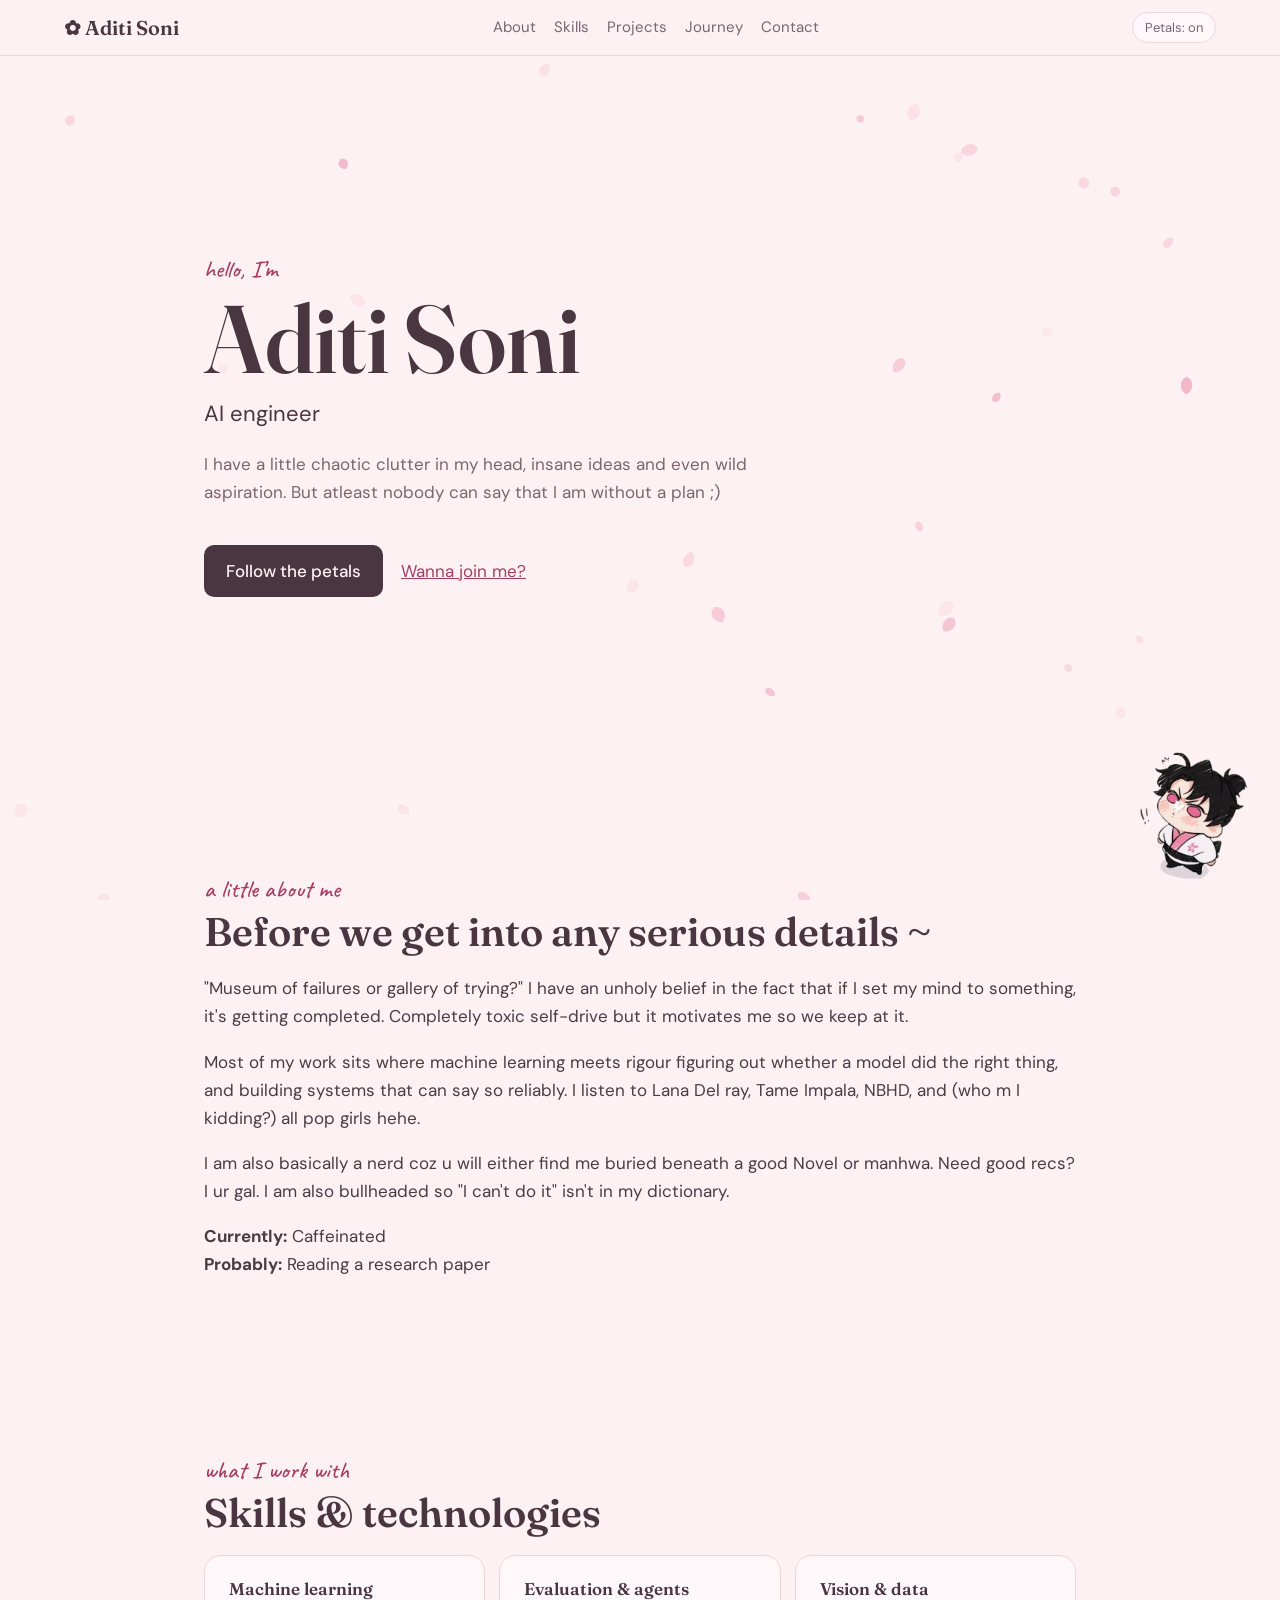
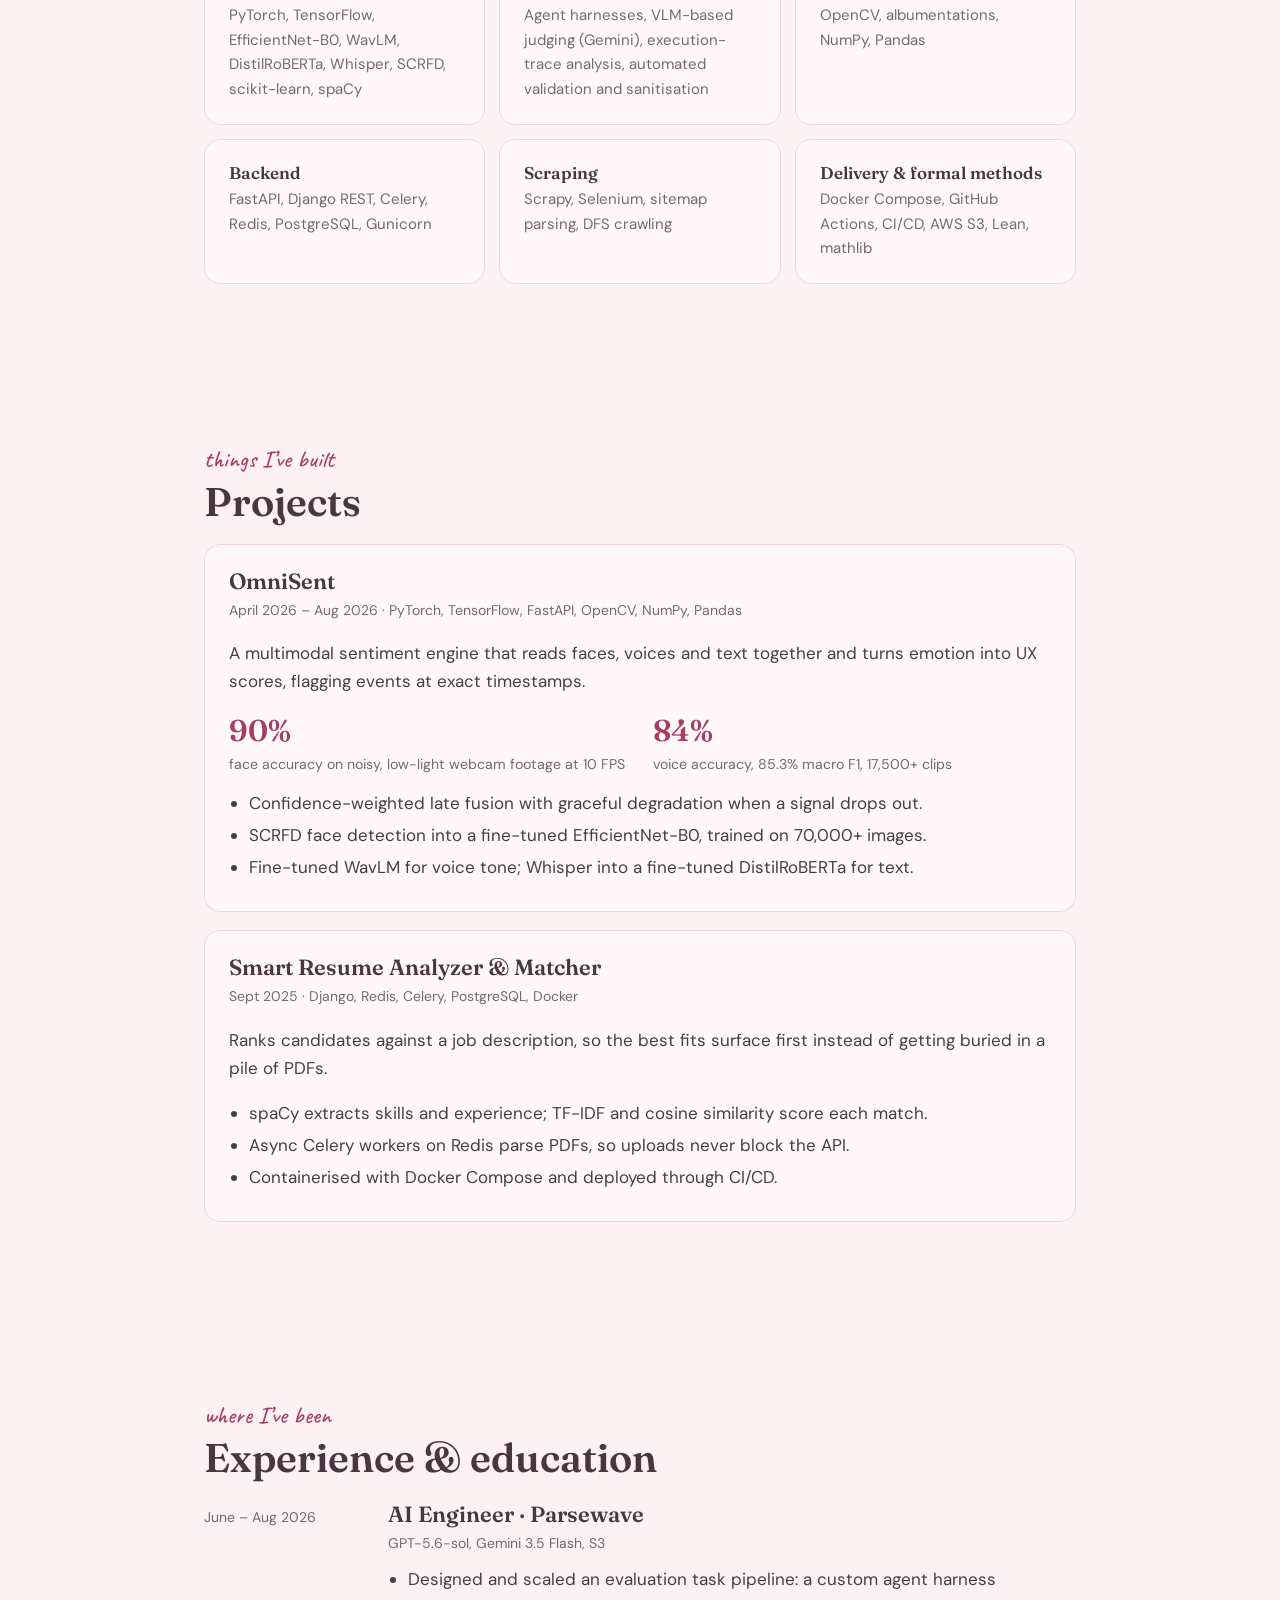
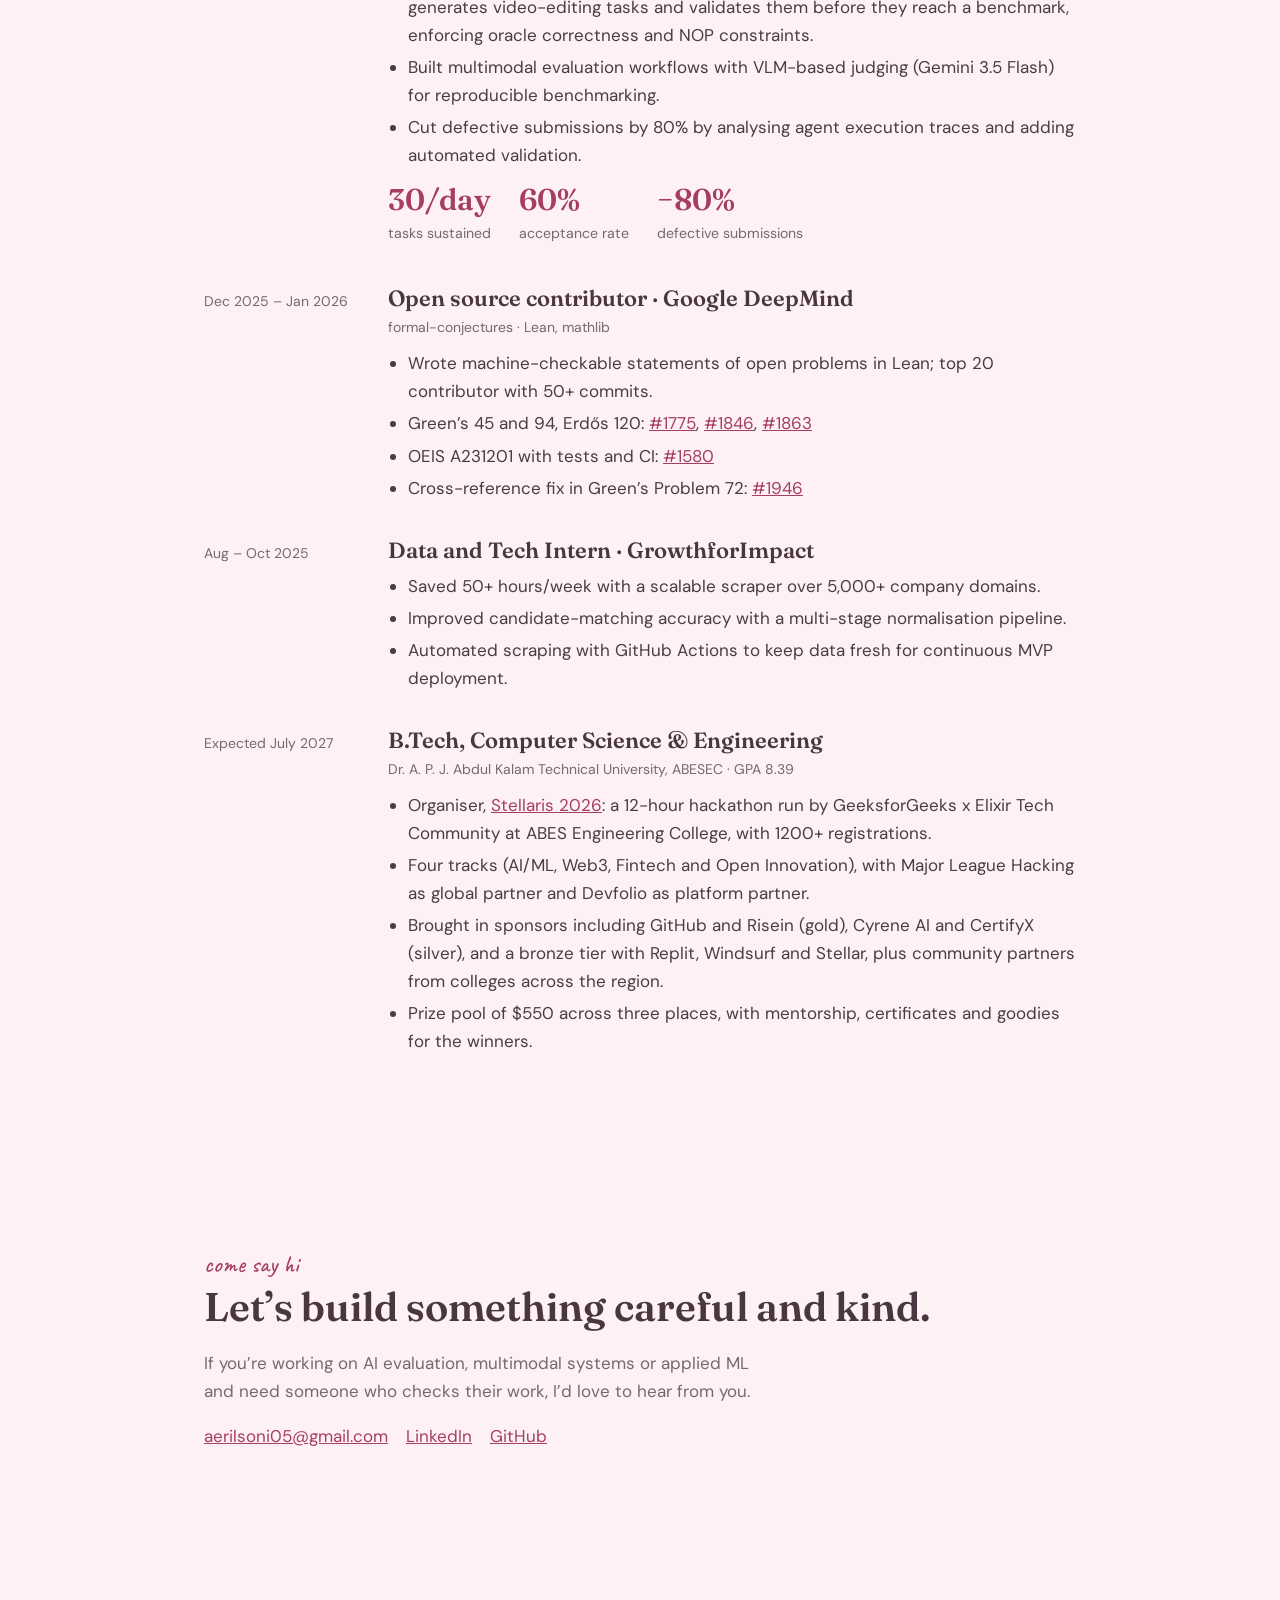
<file: index.html>
<!DOCTYPE html>
<html lang="en">
<head>
  <meta charset="utf-8">
  <meta name="viewport" content="width=device-width, initial-scale=1, viewport-fit=cover">
  <title>Aditi Soni — Portfolio</title>

  <link rel="stylesheet" href="https://fonts.googleapis.com/css2?family=Fraunces:wght@400;600&family=DM+Sans:wght@400;500&family=Caveat:wght@500&display=swap">
  <link rel="stylesheet" href="css/style.css">
</head>
<body>
  <canvas id="petals" aria-hidden="true"></canvas>

  <header>
    <a class="brand" href="#top">✿ Aditi Soni</a>
    <nav>
      <a href="#about">About</a>
      <a href="#skills">Skills</a>
      <a href="#projects">Projects</a>
      <a href="#journey">Journey</a>
      <a href="#contact">Contact</a>
    </nav>
    <button id="tog" aria-pressed="true">Petals: on</button>
  </header>

  <main id="top">

    <!-- ============ HERO ============ -->
    <section class="hero">
      <p class="script">hello, I’m</p>
      <h1>Aditi<span>Soni</span></h1>
      <p class="role">AI engineer</p>
      <p class="lede">I have a little chaotic clutter in my head, insane ideas and even wild aspiration. But atleast nobody can say that I am without a plan ;)</p>
      <div class="btns">
        <a class="btn" href="#projects">Follow the petals</a>
        <a href="#contact">Wanna join me?</a>
      </div>
    </section>

    <!-- ============ ABOUT ============ -->
    <section id="about">
      <p class="script">a little about me</p>
      <h2>Before we get into any serious details ~ </h2>
      <p>"Museum of failures or gallery of trying?" I have an unholy belief in the fact that if I set my mind to something, it's getting completed. Completely toxic self-drive but it motivates me so we keep at it.</p>
      <p>Most of my work sits where machine learning meets rigour figuring out whether a model did the right thing, and building systems that can say so reliably. I listen to Lana Del ray, Tame Impala, NBHD, and (who m I kidding?) all pop girls hehe.</p>
      <p>I am also basically a nerd coz u will either find me buried beneath a good Novel or manhwa. Need good recs? I ur gal. I am also bullheaded so "I can't do it" isn't in my dictionary.</p>
      <p><b>Currently:</b> Caffeinated<br><b>Probably:</b> Reading a research paper</p>
    </section>

    <!-- ============ SKILLS ============ -->
    <section id="skills">
      <p class="script">what I work with</p>
      <h2>Skills &amp; technologies</h2>
      <div class="skills">
        <div class="card"><h3>Machine learning</h3><p>PyTorch, TensorFlow, EfficientNet-B0, WavLM, DistilRoBERTa, Whisper, SCRFD, scikit-learn, spaCy</p></div>
        <div class="card"><h3>Evaluation &amp; agents</h3><p>Agent harnesses, VLM-based judging (Gemini), execution-trace analysis, automated validation and sanitisation</p></div>
        <div class="card"><h3>Vision &amp; data</h3><p>OpenCV, albumentations, NumPy, Pandas</p></div>
        <div class="card"><h3>Backend</h3><p>FastAPI, Django REST, Celery, Redis, PostgreSQL, Gunicorn</p></div>
        <div class="card"><h3>Scraping</h3><p>Scrapy, Selenium, sitemap parsing, DFS crawling</p></div>
        <div class="card"><h3>Delivery &amp; formal methods</h3><p>Docker Compose, GitHub Actions, CI/CD, AWS S3, Lean, mathlib</p></div>
      </div>
    </section>

    <!-- ============ PROJECTS ============ -->
    <section id="projects">
      <p class="script">things I’ve built</p>
      <h2>Projects</h2>

      <div class="card">
        <h3>OmniSent</h3>
        <p class="meta">April 2026 – Aug 2026 · PyTorch, TensorFlow, FastAPI, OpenCV, NumPy, Pandas</p>
        <p>A multimodal sentiment engine that reads faces, voices and text together and turns emotion into UX scores, flagging events at exact timestamps.</p>
        <div class="stats">
          <div><b>90%</b><small>face accuracy on noisy, low-light webcam footage at 10 FPS</small></div>
          <div><b>84%</b><small>voice accuracy, 85.3% macro F1, 17,500+ clips</small></div>
        </div>
        <ul>
          <li>Confidence-weighted late fusion with graceful degradation when a signal drops out.</li>
          <li>SCRFD face detection into a fine-tuned EfficientNet-B0, trained on 70,000+ images.</li>
          <li>Fine-tuned WavLM for voice tone; Whisper into a fine-tuned DistilRoBERTa for text.</li>
        </ul>
      </div>

      <div class="card">
        <h3>Smart Resume Analyzer &amp; Matcher</h3>
        <p class="meta">Sept 2025 · Django, Redis, Celery, PostgreSQL, Docker</p>
        <p>Ranks candidates against a job description, so the best fits surface first instead of getting buried in a pile of PDFs.</p>
        <ul>
          <li>spaCy extracts skills and experience; TF-IDF and cosine similarity score each match.</li>
          <li>Async Celery workers on Redis parse PDFs, so uploads never block the API.</li>
          <li>Containerised with Docker Compose and deployed through CI/CD.</li>
        </ul>
      </div>
    </section>

    <!-- ============ JOURNEY ============ -->
    <section id="journey">
      <p class="script">where I’ve been</p>
      <h2>Experience &amp; education</h2>

      <div class="job">
        <div class="when">June – Aug 2026</div>
        <div>
          <h3>AI Engineer · Parsewave</h3>
          <p class="meta">GPT-5.6-sol, Gemini 3.5 Flash, S3</p>
          <ul>
            <li>Designed and scaled an evaluation task pipeline: a custom agent harness generates video-editing tasks and validates them before they reach a benchmark, enforcing oracle correctness and NOP constraints.</li>
            <li>Built multimodal evaluation workflows with VLM-based judging (Gemini 3.5 Flash) for reproducible benchmarking.</li>
            <li>Cut defective submissions by 80% by analysing agent execution traces and adding automated validation.</li>
          </ul>
          <div class="stats">
            <div><b>30/day</b><small>tasks sustained</small></div>
            <div><b>60%</b><small>acceptance rate</small></div>
            <div><b>−80%</b><small>defective submissions</small></div>
          </div>
        </div>
      </div>

      <div class="job">
        <div class="when">Dec 2025 – Jan 2026</div>
        <div>
          <h3>Open source contributor · Google DeepMind</h3>
          <p class="meta">formal-conjectures · Lean, mathlib</p>
          <ul>
            <li>Wrote machine-checkable statements of open problems in Lean; top 20 contributor with 50+ commits.</li>
            <li>Green’s 45 and 94, Erdős 120: <a href="https://github.com/google-deepmind/formal-conjectures/pull/1775">#1775</a>, <a href="https://github.com/google-deepmind/formal-conjectures/pull/1846">#1846</a>, <a href="https://github.com/google-deepmind/formal-conjectures/pull/1863">#1863</a></li>
            <li>OEIS A231201 with tests and CI: <a href="https://github.com/google-deepmind/formal-conjectures/pull/1580">#1580</a></li>
            <li>Cross-reference fix in Green’s Problem 72: <a href="https://github.com/google-deepmind/formal-conjectures/pull/1946">#1946</a></li>
          </ul>
        </div>
      </div>

      <div class="job">
        <div class="when">Aug – Oct 2025</div>
        <div>
          <h3>Data and Tech Intern · GrowthforImpact</h3>
          <ul>
            <li>Saved 50+ hours/week with a scalable scraper over 5,000+ company domains.</li>
            <li>Improved candidate-matching accuracy with a multi-stage normalisation pipeline.</li>
            <li>Automated scraping with GitHub Actions to keep data fresh for continuous MVP deployment.</li>
          </ul>
        </div>
      </div>

      <div class="job">
        <div class="when">Expected July 2027</div>
        <div>
          <h3>B.Tech, Computer Science &amp; Engineering</h3>
          <p class="meta">Dr. A. P. J. Abdul Kalam Technical University, ABESEC · GPA 8.39</p>
          <ul>
            <li>Organiser, <a href="https://stellaris.elixircommunity.in/">Stellaris 2026</a>: a 12-hour hackathon run by GeeksforGeeks x Elixir Tech Community at ABES Engineering College, with 1200+ registrations.</li>
            <li>Four tracks (AI/ML, Web3, Fintech and Open Innovation), with Major League Hacking as global partner and Devfolio as platform partner.</li>
            <li>Brought in sponsors including GitHub and Risein (gold), Cyrene AI and CertifyX (silver), and a bronze tier with Replit, Windsurf and Stellar, plus community partners from colleges across the region.</li>
            <li>Prize pool of $550 across three places, with mentorship, certificates and goodies for the winners.</li>
          </ul>
        </div>
      </div>
    </section>

    <!-- ============ CONTACT ============ -->
    <section id="contact">
      <p class="script">come say hi</p>
      <h2>Let’s build something careful and kind.</h2>
      <p class="lede">If you’re working on AI evaluation, multimodal systems or applied ML and need someone who checks their work, I’d love to hear from you.</p>
      <div class="links">
        <a href="mailto:aerilsoni05@gmail.com">aerilsoni05@gmail.com</a>
        <a href="https://www.linkedin.com/in/aditisoni05">LinkedIn</a>
        <a href="https://github.com/Aditi0522">GitHub</a>
      </div>
    </section>

  </main>

  <footer></footer>

  <img id="chibi" src="assets/chibi.png" width="400" height="400" alt="" aria-hidden="true">

  <script src="js/petals.js"></script>
</body>
</html>
</file>
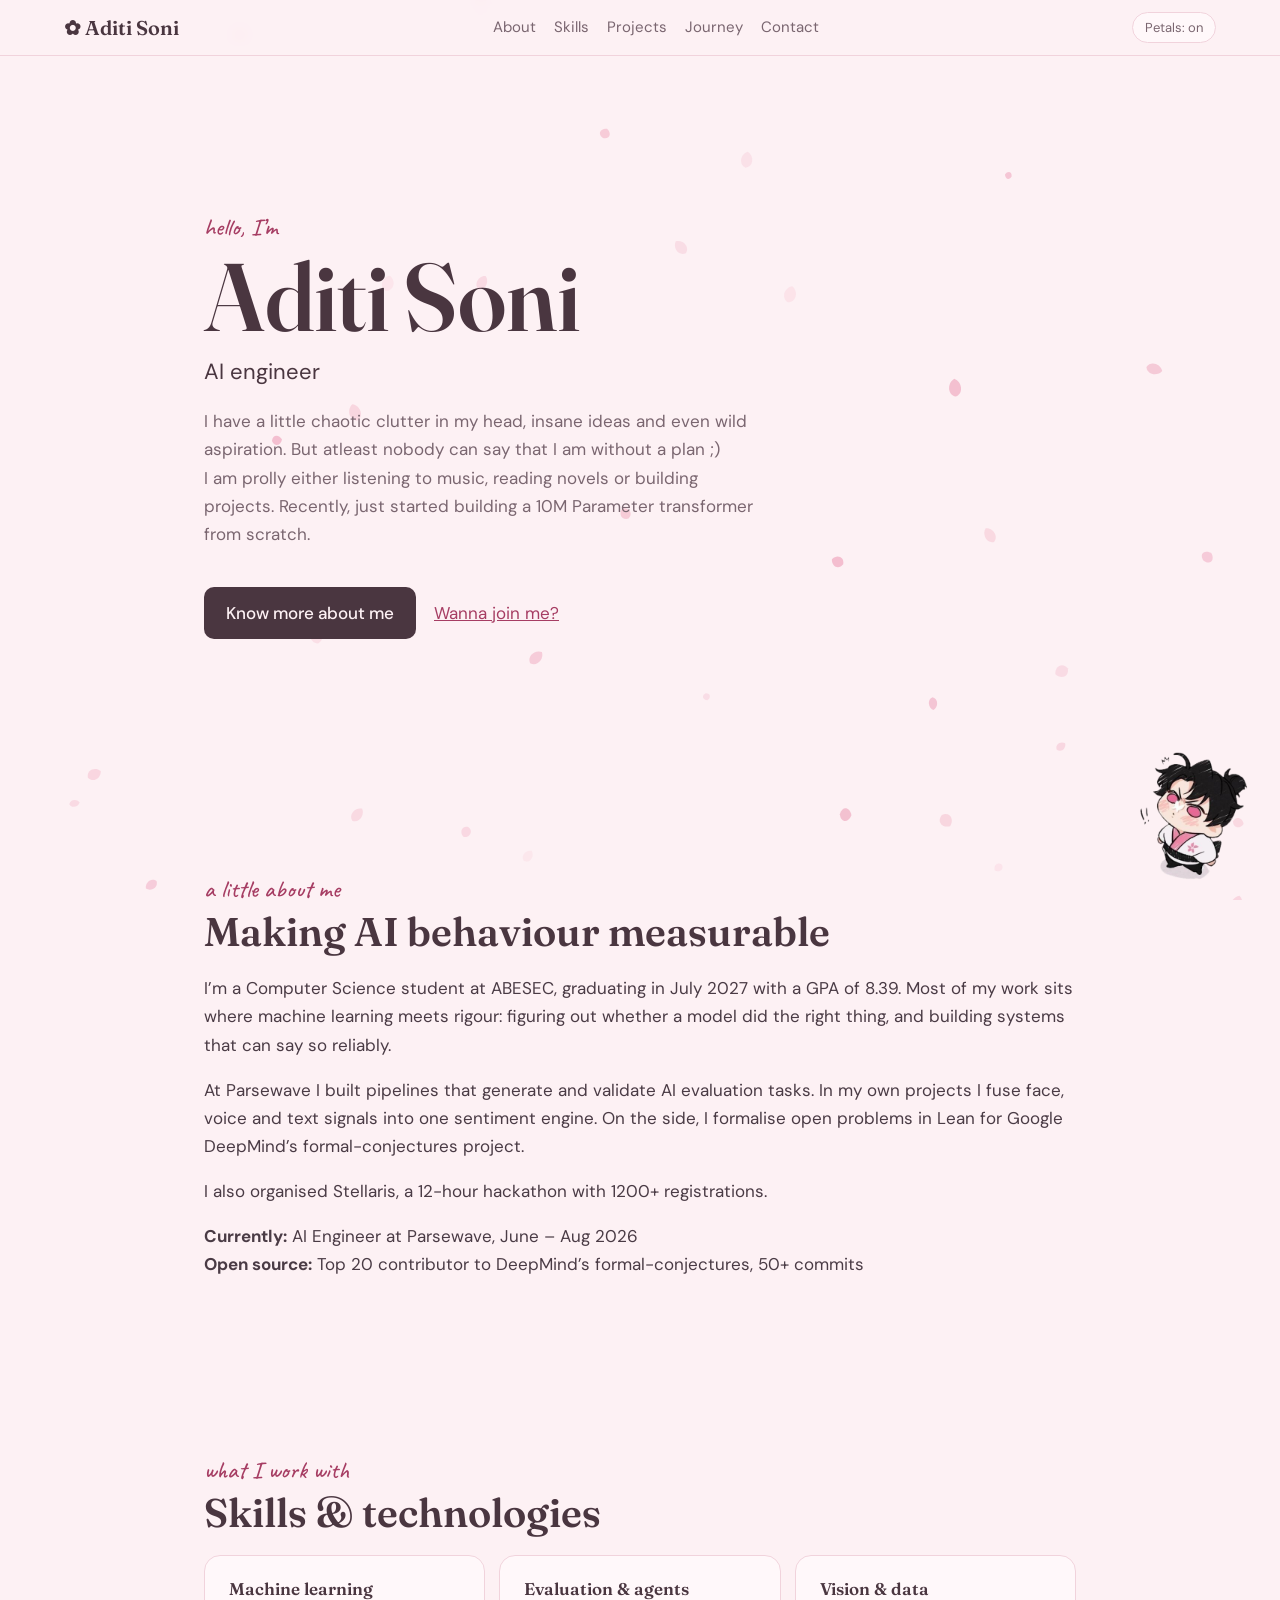
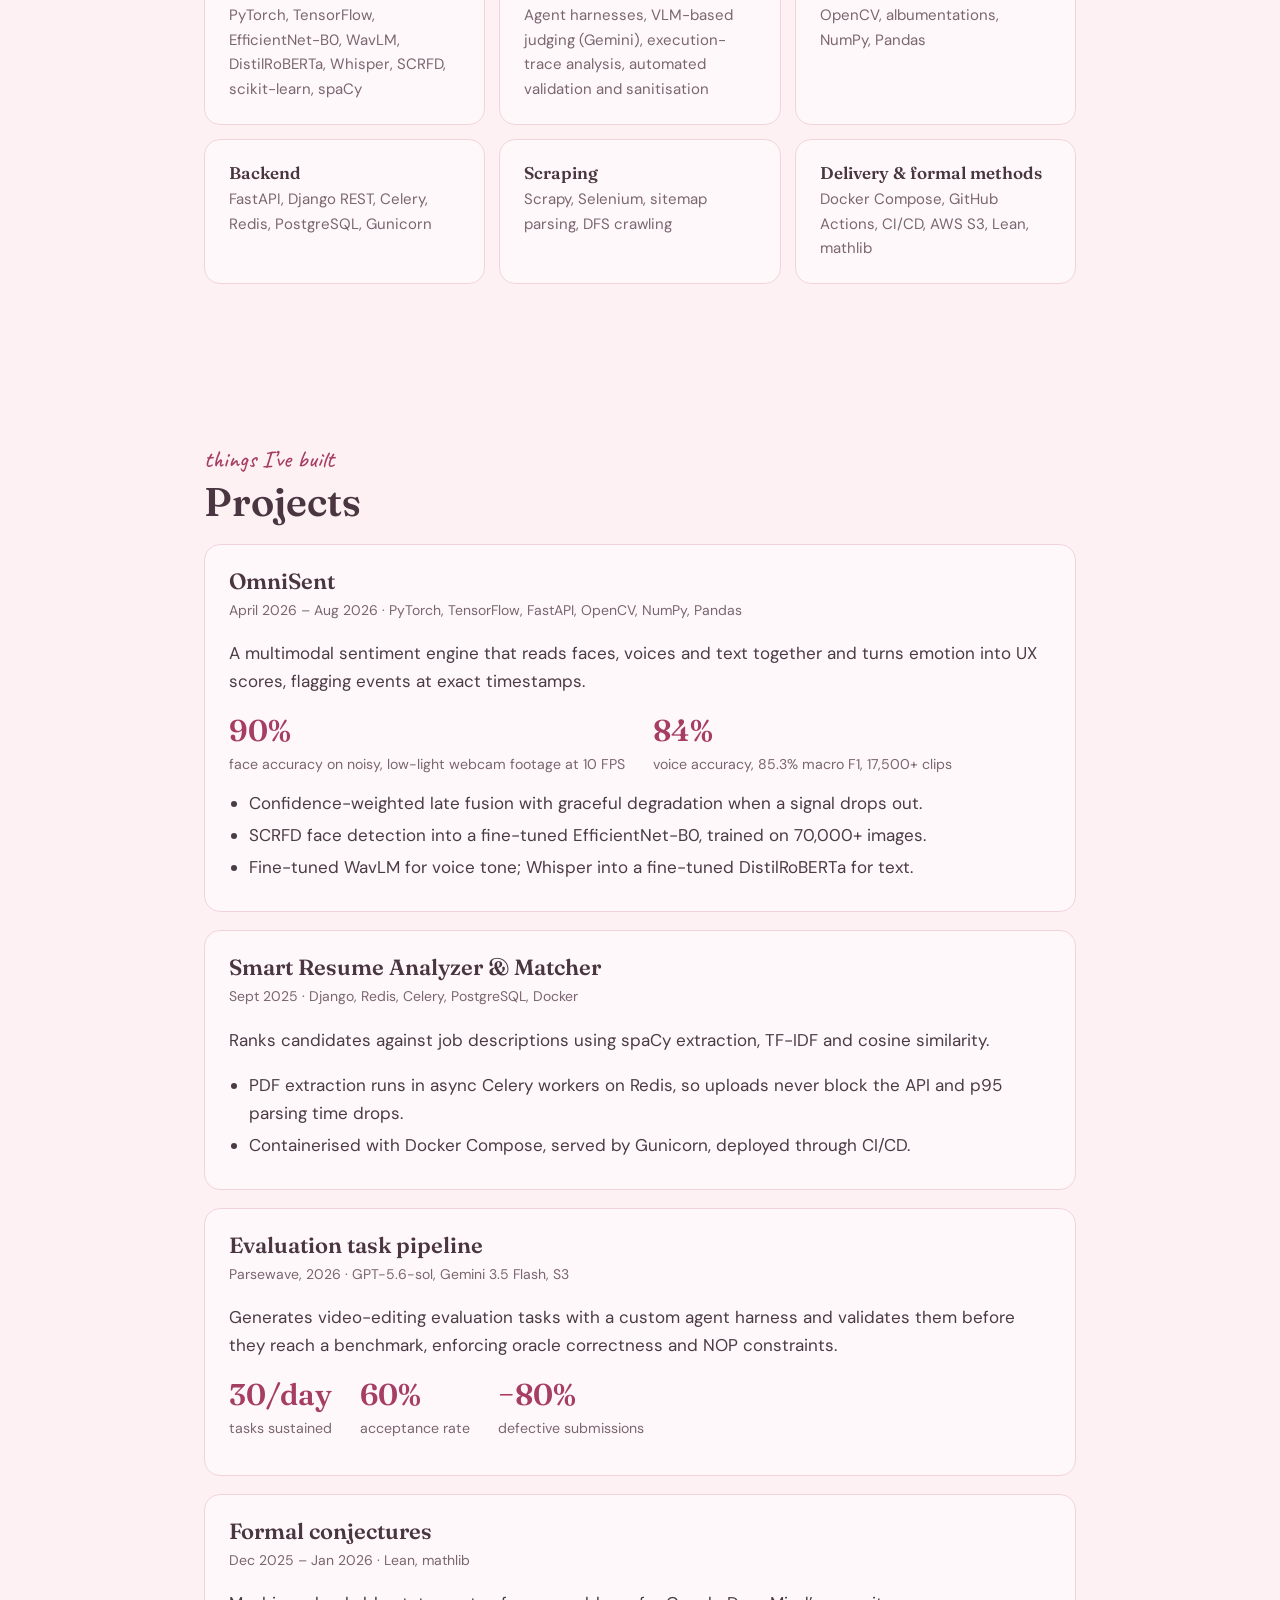
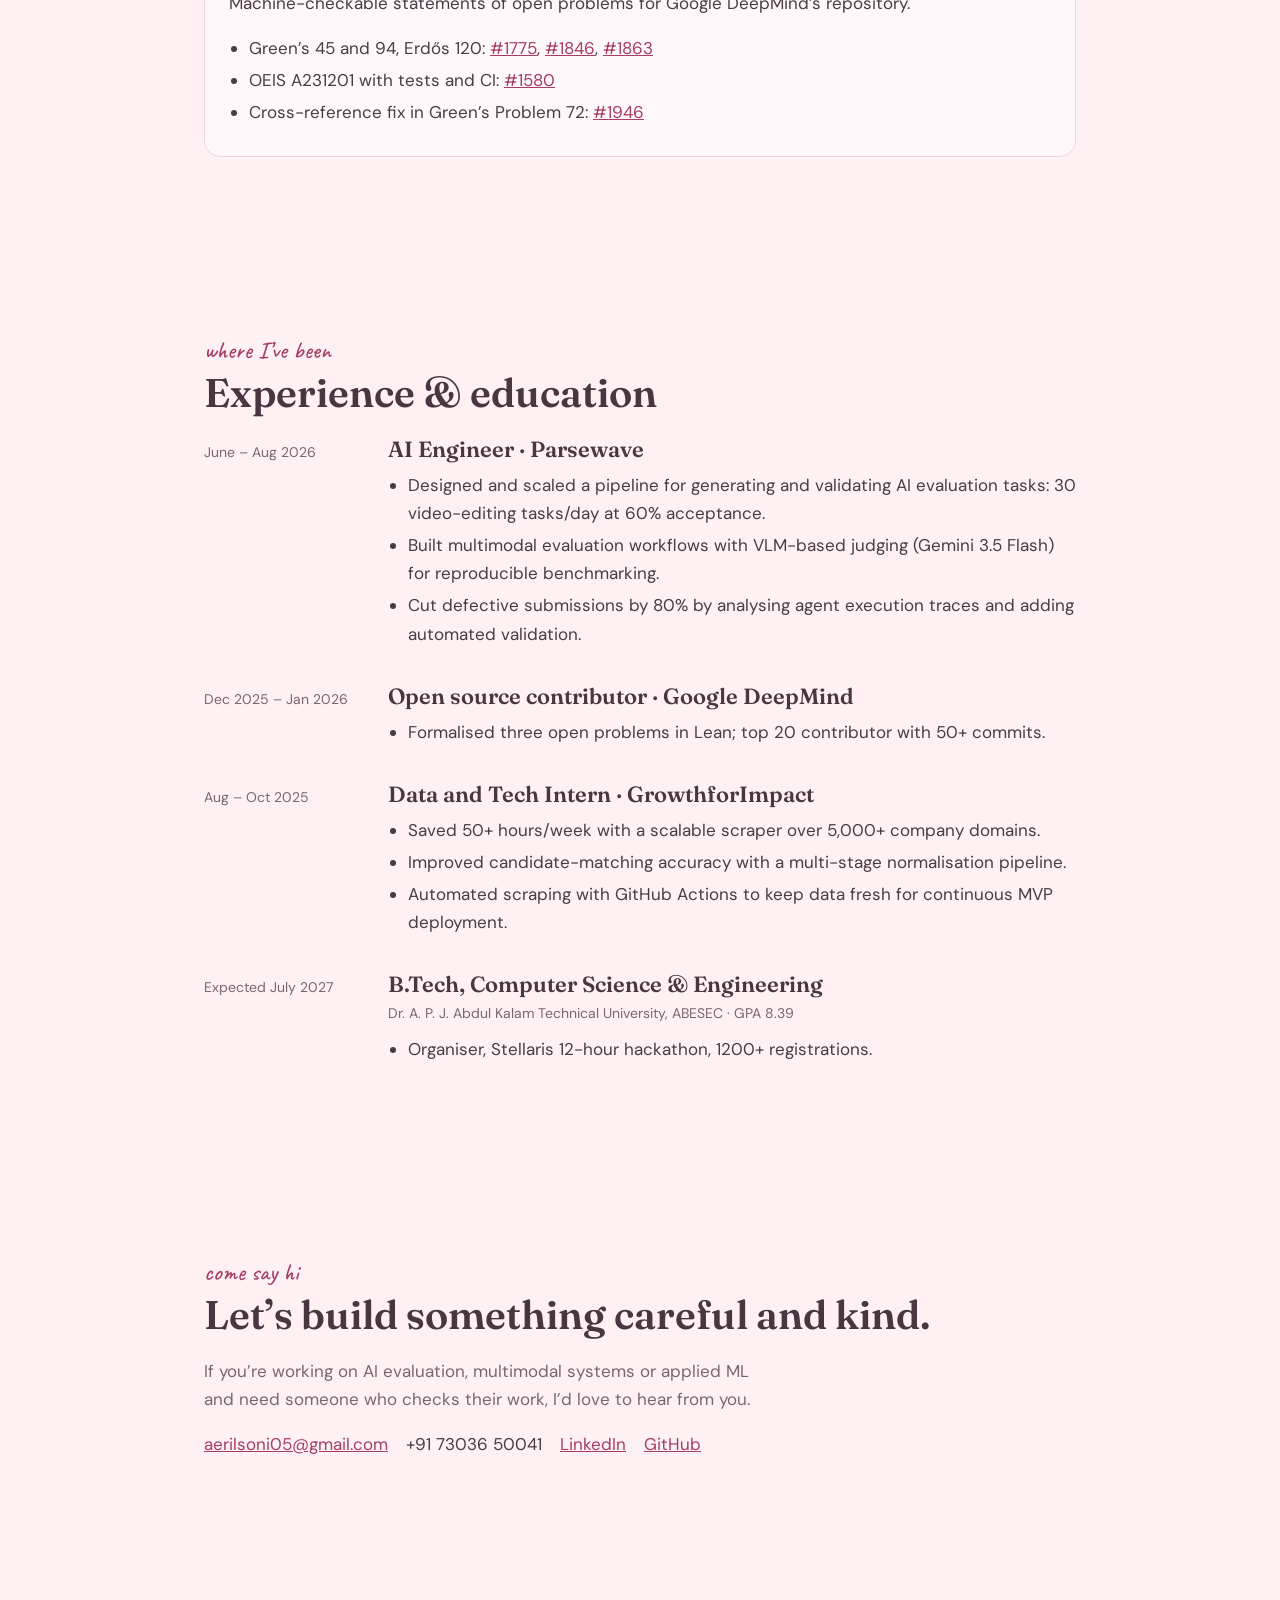
<file: home.html>
<!DOCTYPE html>
<html lang="en">
<head>
<meta charset="utf-8">
<meta name="viewport" content="width=device-width, initial-scale=1, viewport-fit=cover">
<title>Aditi Soni — Portfolio</title>
<link rel="stylesheet" href="https://fonts.googleapis.com/css2?family=Fraunces:wght@400;600&family=DM+Sans:wght@400;500&family=Caveat:wght@500&display=swap">
<style>
:root{--bg:#fdf1f4;--surface:#fff8fa;--line:#f1d3dc;--text:#4a3b45;--muted:#7a6670;--rose:#a63d63;--pink:#f4bfce;--ink:#4a3640;--focus:#8839ef;
box-sizing:border-box;padding-top:env(safe-area-inset-top,0px);padding-bottom:env(safe-area-inset-bottom,0px)}
@media(prefers-color-scheme:dark){:root:not([data-theme="light"]){--bg:#2a1f26;--surface:#35282f;--line:#4d3a44;--text:#f3e1e7;--muted:#c4a9b4;--rose:#f2a4bd;--pink:#e58fab;--ink:#f3e1e7}}
:root[data-theme="dark"]{--bg:#2a1f26;--surface:#35282f;--line:#4d3a44;--text:#f3e1e7;--muted:#c4a9b4;--rose:#f2a4bd;--pink:#e58fab;--ink:#f3e1e7}
*{box-sizing:border-box}
html{scroll-behavior:smooth;scroll-padding-top:70px}
body{margin:0;background:var(--bg);color:var(--text);font:400 17px/1.65 "DM Sans",system-ui,sans-serif}
a{color:var(--rose)}
:focus-visible{outline:2px solid var(--focus);outline-offset:3px;border-radius:4px}
#petals{position:fixed;inset:0;width:100%;height:100%;pointer-events:none;z-index:0}
header,main,footer{position:relative;z-index:1}
header{position:sticky;top:env(safe-area-inset-top,0px);display:flex;justify-content:space-between;align-items:center;gap:12px;padding:12px 5vw;background:color-mix(in srgb,var(--bg) 88%,transparent);backdrop-filter:blur(6px);border-bottom:1px solid var(--line);z-index:5}
header nav{display:flex;gap:18px;flex-wrap:wrap}
header nav a{text-decoration:none;color:var(--muted);font-size:15px}
header nav a:hover{color:var(--rose)}
.brand{font:600 20px Fraunces,Georgia,serif;color:var(--ink);text-decoration:none}
#tog{font:inherit;font-size:13px;border:1px solid var(--line);background:var(--surface);color:var(--muted);border-radius:99px;padding:4px 12px;cursor:pointer}
section{padding:80px 5vw;max-width:1000px;margin:0 auto}
.hero{min-height:82vh;display:flex;flex-direction:column;justify-content:center}
.script{font:500 24px Caveat,cursive;color:var(--rose);margin:0}
h1{font:600 clamp(48px,9vw,96px)/1 Fraunces,Georgia,serif;color:var(--ink);margin:6px 0 10px}
h1 span{display:inline-block;margin-left:.15em}
h2{font:600 clamp(28px,4vw,40px)/1.2 Fraunces,Georgia,serif;color:var(--ink);margin:4px 0 18px}
h3{font:600 22px Fraunces,Georgia,serif;margin:0 0 4px;color:var(--ink)}
.role{font-size:22px;margin:0;color:var(--ink)}
.lede{max-width:560px;color:var(--muted)}
.btns{display:flex;gap:18px;align-items:center;margin-top:22px;flex-wrap:wrap}
.btn{background:var(--ink);color:var(--bg);padding:12px 22px;border-radius:10px;text-decoration:none;font-weight:500}
.card{background:var(--surface);border:1px solid var(--line);border-radius:16px;padding:22px 24px;margin-bottom:18px}
.meta{color:var(--muted);font-size:14px;margin:0 0 10px}
.stats{display:flex;gap:28px;flex-wrap:wrap;margin:12px 0}
.stats b{display:block;font:600 30px Fraunces,Georgia,serif;color:var(--rose)}
.stats small{color:var(--muted)}
ul{padding-left:20px;margin:8px 0}
li{margin:4px 0}
.skills{display:grid;grid-template-columns:repeat(auto-fit,minmax(260px,1fr));gap:14px}
.skills .card{margin:0}
.skills h3{font-size:17px}
.skills p{margin:0;color:var(--muted);font-size:15px}
.job{display:grid;grid-template-columns:160px 1fr;gap:8px 24px;margin-bottom:26px}
.job .when{color:var(--muted);font-size:14px;padding-top:6px}
@media(max-width:640px){.job{grid-template-columns:1fr}}
.links{display:flex;gap:18px;flex-wrap:wrap;margin-top:12px}
footer{text-align:center;padding:40px 5vw 120px;color:var(--muted);font-size:14px}
#chibi{position:fixed;right:max(12px,env(safe-area-inset-right,0px));bottom:calc(10px + env(safe-area-inset-bottom,0px));width:150px;height:auto;z-index:4;pointer-events:none;animation:bob 3.4s ease-in-out infinite}
@keyframes bob{50%{transform:translateY(-6px)}}
@media(prefers-reduced-motion:reduce){#chibi{animation:none}html{scroll-behavior:auto}}
</style>
</head>
<body>
<canvas id="petals" aria-hidden="true"></canvas>

<header>
  <a class="brand" href="#top">✿ Aditi Soni</a>
  <nav><a href="#about">About</a><a href="#skills">Skills</a><a href="#projects">Projects</a><a href="#journey">Journey</a><a href="#contact">Contact</a></nav>
  <button id="tog" aria-pressed="true">Petals: on</button>
</header>

<main id="top">
<section class="hero">
  <p class="script">hello, I’m</p>
  <h1>Aditi<span>Soni</span></h1>
  <p class="role">AI engineer</p>
  <p class="lede">I have a little chaotic clutter in my head, insane ideas and even wild aspiration. But atleast nobody can say that I am without a plan ;) <br> I am prolly either listening to music, reading novels or building projects. Recently, just started building a 10M Parameter transformer from scratch.</p>
  <div class="btns"><a class="btn" href="#projects">Know more about me</a><a href="#contact">Wanna join me?</a></div>
</section>

<section id="about">
  <p class="script">a little about me</p>
  <h2>Making AI behaviour measurable</h2>
  <p>I’m a Computer Science student at ABESEC, graduating in July 2027 with a GPA of 8.39. Most of my work sits where machine learning meets rigour: figuring out whether a model did the right thing, and building systems that can say so reliably.</p>
  <p>At Parsewave I built pipelines that generate and validate AI evaluation tasks. In my own projects I fuse face, voice and text signals into one sentiment engine. On the side, I formalise open problems in Lean for Google DeepMind’s formal-conjectures project.</p>
  <p>I also organised Stellaris, a 12-hour hackathon with 1200+ registrations.</p>
  <p><b>Currently:</b> AI Engineer at Parsewave, June – Aug 2026<br><b>Open source:</b> Top 20 contributor to DeepMind’s formal-conjectures, 50+ commits</p>
</section>

<section id="skills">
  <p class="script">what I work with</p>
  <h2>Skills &amp; technologies</h2>
  <div class="skills">
    <div class="card"><h3>Machine learning</h3><p>PyTorch, TensorFlow, EfficientNet-B0, WavLM, DistilRoBERTa, Whisper, SCRFD, scikit-learn, spaCy</p></div>
    <div class="card"><h3>Evaluation &amp; agents</h3><p>Agent harnesses, VLM-based judging (Gemini), execution-trace analysis, automated validation and sanitisation</p></div>
    <div class="card"><h3>Vision &amp; data</h3><p>OpenCV, albumentations, NumPy, Pandas</p></div>
    <div class="card"><h3>Backend</h3><p>FastAPI, Django REST, Celery, Redis, PostgreSQL, Gunicorn</p></div>
    <div class="card"><h3>Scraping</h3><p>Scrapy, Selenium, sitemap parsing, DFS crawling</p></div>
    <div class="card"><h3>Delivery &amp; formal methods</h3><p>Docker Compose, GitHub Actions, CI/CD, AWS S3, Lean, mathlib</p></div>
  </div>
</section>

<section id="projects">
  <p class="script">things I’ve built</p>
  <h2>Projects</h2>
  <div class="card">
    <h3>OmniSent</h3>
    <p class="meta">April 2026 – Aug 2026 · PyTorch, TensorFlow, FastAPI, OpenCV, NumPy, Pandas</p>
    <p>A multimodal sentiment engine that reads faces, voices and text together and turns emotion into UX scores, flagging events at exact timestamps.</p>
    <div class="stats"><div><b>90%</b><small>face accuracy on noisy, low-light webcam footage at 10 FPS</small></div><div><b>84%</b><small>voice accuracy, 85.3% macro F1, 17,500+ clips</small></div></div>
    <ul><li>Confidence-weighted late fusion with graceful degradation when a signal drops out.</li><li>SCRFD face detection into a fine-tuned EfficientNet-B0, trained on 70,000+ images.</li><li>Fine-tuned WavLM for voice tone; Whisper into a fine-tuned DistilRoBERTa for text.</li></ul>
  </div>
  <div class="card">
    <h3>Smart Resume Analyzer &amp; Matcher</h3>
    <p class="meta">Sept 2025 · Django, Redis, Celery, PostgreSQL, Docker</p>
    <p>Ranks candidates against job descriptions using spaCy extraction, TF-IDF and cosine similarity.</p>
    <ul><li>PDF extraction runs in async Celery workers on Redis, so uploads never block the API and p95 parsing time drops.</li><li>Containerised with Docker Compose, served by Gunicorn, deployed through CI/CD.</li></ul>
  </div>
  <div class="card">
    <h3>Evaluation task pipeline</h3>
    <p class="meta">Parsewave, 2026 · GPT-5.6-sol, Gemini 3.5 Flash, S3</p>
    <p>Generates video-editing evaluation tasks with a custom agent harness and validates them before they reach a benchmark, enforcing oracle correctness and NOP constraints.</p>
    <div class="stats"><div><b>30/day</b><small>tasks sustained</small></div><div><b>60%</b><small>acceptance rate</small></div><div><b>−80%</b><small>defective submissions</small></div></div>
  </div>
  <div class="card">
    <h3>Formal conjectures</h3>
    <p class="meta">Dec 2025 – Jan 2026 · Lean, mathlib</p>
    <p>Machine-checkable statements of open problems for Google DeepMind’s repository.</p>
    <ul>
      <li>Green’s 45 and 94, Erdős 120: <a href="https://github.com/google-deepmind/formal-conjectures/pull/1775">#1775</a>, <a href="https://github.com/google-deepmind/formal-conjectures/pull/1846">#1846</a>, <a href="https://github.com/google-deepmind/formal-conjectures/pull/1863">#1863</a></li>
      <li>OEIS A231201 with tests and CI: <a href="https://github.com/google-deepmind/formal-conjectures/pull/1580">#1580</a></li>
      <li>Cross-reference fix in Green’s Problem 72: <a href="https://github.com/google-deepmind/formal-conjectures/pull/1946">#1946</a></li>
    </ul>
  </div>
</section>

<section id="journey">
  <p class="script">where I’ve been</p>
  <h2>Experience &amp; education</h2>
  <div class="job"><div class="when">June – Aug 2026</div><div><h3>AI Engineer · Parsewave</h3><ul><li>Designed and scaled a pipeline for generating and validating AI evaluation tasks: 30 video-editing tasks/day at 60% acceptance.</li><li>Built multimodal evaluation workflows with VLM-based judging (Gemini 3.5 Flash) for reproducible benchmarking.</li><li>Cut defective submissions by 80% by analysing agent execution traces and adding automated validation.</li></ul></div></div>
  <div class="job"><div class="when">Dec 2025 – Jan 2026</div><div><h3>Open source contributor · Google DeepMind</h3><ul><li>Formalised three open problems in Lean; top 20 contributor with 50+ commits.</li></ul></div></div>
  <div class="job"><div class="when">Aug – Oct 2025</div><div><h3>Data and Tech Intern · GrowthforImpact</h3><ul><li>Saved 50+ hours/week with a scalable scraper over 5,000+ company domains.</li><li>Improved candidate-matching accuracy with a multi-stage normalisation pipeline.</li><li>Automated scraping with GitHub Actions to keep data fresh for continuous MVP deployment.</li></ul></div></div>
  <div class="job"><div class="when">Expected July 2027</div><div><h3>B.Tech, Computer Science &amp; Engineering</h3><p class="meta">Dr. A. P. J. Abdul Kalam Technical University, ABESEC · GPA 8.39</p><ul><li>Organiser, Stellaris 12-hour hackathon, 1200+ registrations.</li></ul></div></div>
</section>

<section id="contact">
  <p class="script">come say hi</p>
  <h2>Let’s build something careful and kind.</h2>
  <p class="lede">If you’re working on AI evaluation, multimodal systems or applied ML and need someone who checks their work, I’d love to hear from you.</p>
  <div class="links"><a href="mailto:aerilsoni05@gmail.com">aerilsoni05@gmail.com</a><span>+91 73036 50041</span><a href="https://www.linkedin.com/in/aditisoni05">LinkedIn</a><a href="https://github.com/Aditi0522">GitHub</a></div>
</section>
</main>

<footer></footer>

<img id="chibi" src="[data-uri]" width="400" height="400" alt="" aria-hidden="true">

<script>
(function(){
  var c=document.getElementById('petals'),x=c.getContext('2d'),W,H,on=true,raf;
  var reduce=window.matchMedia('(prefers-reduced-motion: reduce)').matches;
  function size(){var d=window.devicePixelRatio||1;W=innerWidth;H=innerHeight;c.width=W*d;c.height=H*d;x.setTransform(d,0,0,d,0,0)}
  addEventListener('resize',size);size();
  var cols=['#f4bfce','#f7cfdb','#efa9bf','#fbdde5'];
  function P(init){this.reset(init)}
  P.prototype.reset=function(init){
    this.x=Math.random()*W;this.y=init?Math.random()*H:-20;
    this.s=5+Math.random()*5;this.vy=.35+Math.random()*.5;
    this.ph=Math.random()*6.28;this.sw=.6+Math.random()*.9;
    this.rot=Math.random()*6.28;this.vr=(Math.random()-.5)*.02;
    this.a=.45+Math.random()*.4;this.col=cols[Math.floor(Math.random()*cols.length)];
  };
  P.prototype.step=function(t){
    this.y+=this.vy;this.x+=Math.sin(t/1400+this.ph)*this.sw*.5;this.rot+=this.vr;
    if(this.y>H+20||this.x>W+30||this.x<-30)this.reset(false);
  };
  P.prototype.draw=function(t){
    var flip=Math.abs(Math.sin(t/900+this.ph));
    x.save();x.translate(this.x,this.y);x.rotate(this.rot);x.scale(1,.55+.45*flip);
    x.globalAlpha=this.a;x.fillStyle=this.col;
    var s=this.s;x.beginPath();
    x.moveTo(0,-s);x.bezierCurveTo(s*.9,-s*.7,s*.8,s*.6,0,s);
    x.bezierCurveTo(-s*.8,s*.6,-s*.9,-s*.7,0,-s);x.fill();
    x.restore();
  };
  var n=Math.min(36,Math.round(W/36)),ps=[];
  for(var i=0;i<n;i++)ps.push(new P(true));
  function loop(t){
    x.clearRect(0,0,W,H);
    for(var i=0;i<ps.length;i++){ps[i].step(t);ps[i].draw(t)}
    raf=requestAnimationFrame(loop);
  }
  var b=document.getElementById('tog');
  function set(v){
    on=v;b.textContent='Petals: '+(v?'on':'off');b.setAttribute('aria-pressed',v);
    cancelAnimationFrame(raf);
    if(v)raf=requestAnimationFrame(loop);else x.clearRect(0,0,W,H);
  }
  b.addEventListener('click',function(){set(!on)});
  set(!reduce);
})();
</script>
</body>
</html>
</file>
<file: css/style.css>
/* ==========================================================
   Aditi Soni — Portfolio
   ========================================================== */

/* ---------- Theme tokens ---------- */
:root {
  --bg: #fdf1f4;
  --surface: #fff8fa;
  --line: #f1d3dc;
  --text: #4a3b45;
  --muted: #7a6670;
  --rose: #a63d63;
  --pink: #f4bfce;
  --ink: #4a3640;
  --focus: #8839ef;

  box-sizing: border-box;
  padding-top: env(safe-area-inset-top, 0px);
  padding-bottom: env(safe-area-inset-bottom, 0px);
  -webkit-text-size-adjust: 100%;
  text-size-adjust: 100%;
}

@media (prefers-color-scheme: dark) {
  :root:not([data-theme="light"]) {
    --bg: #2a1f26;
    --surface: #35282f;
    --line: #4d3a44;
    --text: #f3e1e7;
    --muted: #c4a9b4;
    --rose: #f2a4bd;
    --pink: #e58fab;
    --ink: #f3e1e7;
  }
}

:root[data-theme="dark"] {
  --bg: #2a1f26;
  --surface: #35282f;
  --line: #4d3a44;
  --text: #f3e1e7;
  --muted: #c4a9b4;
  --rose: #f2a4bd;
  --pink: #e58fab;
  --ink: #f3e1e7;
}

/* ---------- Base ---------- */
* { box-sizing: border-box; }

html {
  scroll-behavior: smooth;
  scroll-padding-top: 70px;
  -webkit-tap-highlight-color: transparent;
}

body {
  margin: 0;
  background: var(--bg);
  color: var(--text);
  font: 400 17px/1.65 "DM Sans", system-ui, sans-serif;
  overflow-x: hidden;
  overflow-wrap: break-word;
}

a { color: var(--rose); }

:focus-visible {
  outline: 2px solid var(--focus);
  outline-offset: 3px;
  border-radius: 4px;
}

/* ---------- Typography ---------- */
.script {
  font: 500 24px Caveat, cursive;
  color: var(--rose);
  margin: 0;
}

h1 {
  font: 600 clamp(48px, 9vw, 96px)/1 Fraunces, Georgia, serif;
  color: var(--ink);
  margin: 6px 0 10px;
}
h1 span {
  display: inline-block;
  margin-left: .15em;
}

h2 {
  font: 600 clamp(28px, 4vw, 40px)/1.2 Fraunces, Georgia, serif;
  color: var(--ink);
  margin: 4px 0 18px;
}

h3 {
  font: 600 22px Fraunces, Georgia, serif;
  margin: 0 0 4px;
  color: var(--ink);
}

ul { padding-left: 20px; margin: 8px 0; }
li { margin: 4px 0; }

/* ---------- Background petals canvas ---------- */
#petals {
  position: fixed;
  inset: 0;
  width: 100%;
  height: 100%;
  pointer-events: none;
  z-index: 0;
}

header, main, footer {
  position: relative;
  z-index: 1;
}

/* ---------- Header / nav ---------- */
header {
  position: sticky;
  top: env(safe-area-inset-top, 0px);
  display: flex;
  justify-content: space-between;
  align-items: center;
  gap: 12px;
  padding: 12px 5vw;
  background: color-mix(in srgb, var(--bg) 88%, transparent);
  backdrop-filter: blur(6px);
  -webkit-backdrop-filter: blur(6px);
  border-bottom: 1px solid var(--line);
  z-index: 5;
}

header nav {
  display: flex;
  gap: 18px;
  flex-wrap: wrap;
}
header nav a {
  text-decoration: none;
  color: var(--muted);
  font-size: 15px;
}
header nav a:hover { color: var(--rose); }

.brand {
  font: 600 20px Fraunces, Georgia, serif;
  color: var(--ink);
  text-decoration: none;
}

#tog {
  font: inherit;
  font-size: 13px;
  border: 1px solid var(--line);
  background: var(--surface);
  color: var(--muted);
  border-radius: 99px;
  padding: 4px 12px;
  cursor: pointer;
}

/* ---------- Sections ---------- */
section {
  padding: 80px 5vw;
  max-width: 1000px;
  margin: 0 auto;
}

/* Hero */
.hero {
  min-height: 82vh;
  display: flex;
  flex-direction: column;
  justify-content: center;
}
@supports (min-height: 1svh) {
  .hero { min-height: 82svh; }
}
.role {
  font-size: 22px;
  margin: 0;
  color: var(--ink);
}
.lede {
  max-width: 560px;
  color: var(--muted);
}
.btns {
  display: flex;
  gap: 18px;
  align-items: center;
  margin-top: 22px;
  flex-wrap: wrap;
}
.btn {
  background: var(--ink);
  color: var(--bg);
  padding: 12px 22px;
  border-radius: 10px;
  text-decoration: none;
  font-weight: 500;
}

/* Cards (projects) */
.card {
  background: var(--surface);
  border: 1px solid var(--line);
  border-radius: 16px;
  padding: 22px 24px;
  margin-bottom: 18px;
}
.meta {
  color: var(--muted);
  font-size: 14px;
  margin: 0 0 10px;
}
.stats {
  display: flex;
  gap: 28px;
  flex-wrap: wrap;
  margin: 12px 0;
}
.stats b {
  display: block;
  font: 600 30px Fraunces, Georgia, serif;
  color: var(--rose);
}
.stats small { color: var(--muted); }

/* Skills grid */
.skills {
  display: grid;
  grid-template-columns: repeat(auto-fit, minmax(260px, 1fr));
  gap: 14px;
}
.skills .card { margin: 0; }
.skills h3 { font-size: 17px; }
.skills p {
  margin: 0;
  color: var(--muted);
  font-size: 15px;
}

/* Experience timeline */
.job {
  display: grid;
  grid-template-columns: 160px 1fr;
  gap: 8px 24px;
  margin-bottom: 26px;
}
.job .when {
  color: var(--muted);
  font-size: 14px;
  padding-top: 6px;
}

/* Contact */
.links {
  display: flex;
  gap: 18px;
  flex-wrap: wrap;
  margin-top: 12px;
}

/* Footer */
footer {
  text-align: center;
  padding: 40px 5vw 120px;
  color: var(--muted);
  font-size: 14px;
}

/* ---------- Chibi mascot ---------- */
#chibi {
  position: fixed;
  right: max(12px, env(safe-area-inset-right, 0px));
  bottom: calc(10px + env(safe-area-inset-bottom, 0px));
  width: 150px;
  height: auto;
  z-index: 4;
  pointer-events: none;
  animation: bob 3.4s ease-in-out infinite;
}

@keyframes bob {
  50% { transform: translateY(-6px); }
}

/* ---------- Responsive: tablets and below ---------- */
@media (max-width: 820px) {
  section { padding: 64px 5vw; }
  .job { grid-template-columns: 130px 1fr; gap: 8px 18px; }
}

/* ---------- Responsive: phones ---------- */
@media (max-width: 640px) {
  html { scroll-padding-top: 104px; }

  body { font-size: 16px; line-height: 1.6; }

  /* Header: brand + toggle on row one, scrollable nav on row two */
  header {
    flex-wrap: wrap;
    row-gap: 2px;
    padding: 8px 5vw 0;
  }
  .brand { order: 1; font-size: 19px; }
  #tog   { order: 2; min-height: 34px; padding: 4px 14px; }
  header nav {
    order: 3;
    flex: 1 0 100%;
    flex-wrap: nowrap;
    gap: 22px;
    overflow-x: auto;
    -webkit-overflow-scrolling: touch;
    scrollbar-width: none;
    margin: 0 -5vw;
    padding: 0 5vw;
  }
  header nav::-webkit-scrollbar { display: none; }
  header nav a {
    flex: 0 0 auto;
    padding: 10px 0;
    font-size: 15px;
  }

  /* Layout */
  section { padding: 48px 5vw; }
  .script { font-size: 22px; }
  h3 { font-size: 20px; }

  .hero { min-height: 70svh; padding-top: 32px; }
  @supports not (min-height: 1svh) {
    .hero { min-height: 70vh; }
  }
  .role { font-size: 20px; }
  .btns { gap: 12px 18px; }
  .btn { padding: 13px 22px; }
  .btns a:not(.btn) { padding: 12px 4px; }

  /* Cards */
  .card { padding: 18px 18px; border-radius: 14px; margin-bottom: 14px; }
  .skills { grid-template-columns: 1fr; gap: 12px; }
  .stats { gap: 14px 24px; }
  .stats b { font-size: 26px; }
  .stats > div { min-width: 0; }

  /* Timeline stacks: date above the role */
  .job {
    grid-template-columns: 1fr;
    gap: 2px;
    margin-bottom: 30px;
  }
  .job .when { padding-top: 0; }

  /* Contact links as full-width tap targets */
  .links { flex-direction: column; gap: 4px; }
  .links a { padding: 10px 0; overflow-wrap: anywhere; }

  /* Mascot: smaller, tucked into the corner, never in the way */
  #chibi {
    width: 84px;
    right: 6px;
    bottom: calc(4px + env(safe-area-inset-bottom, 0px));
    opacity: .92;
  }
  footer { padding-bottom: 100px; }
}

/* ---------- Very small phones ---------- */
@media (max-width: 360px) {
  body { font-size: 15.5px; }
  h1 { font-size: 44px; }
  .card { padding: 16px 14px; }
  .stats b { font-size: 24px; }
}

/* ---------- Touch devices: no sticky hover colours ---------- */
@media (hover: none) {
  header nav a:hover { color: var(--muted); }
}

/* ---------- Reduced motion ---------- */
@media (prefers-reduced-motion: reduce) {
  #chibi { animation: none; }
  html { scroll-behavior: auto; }
}
</file>
